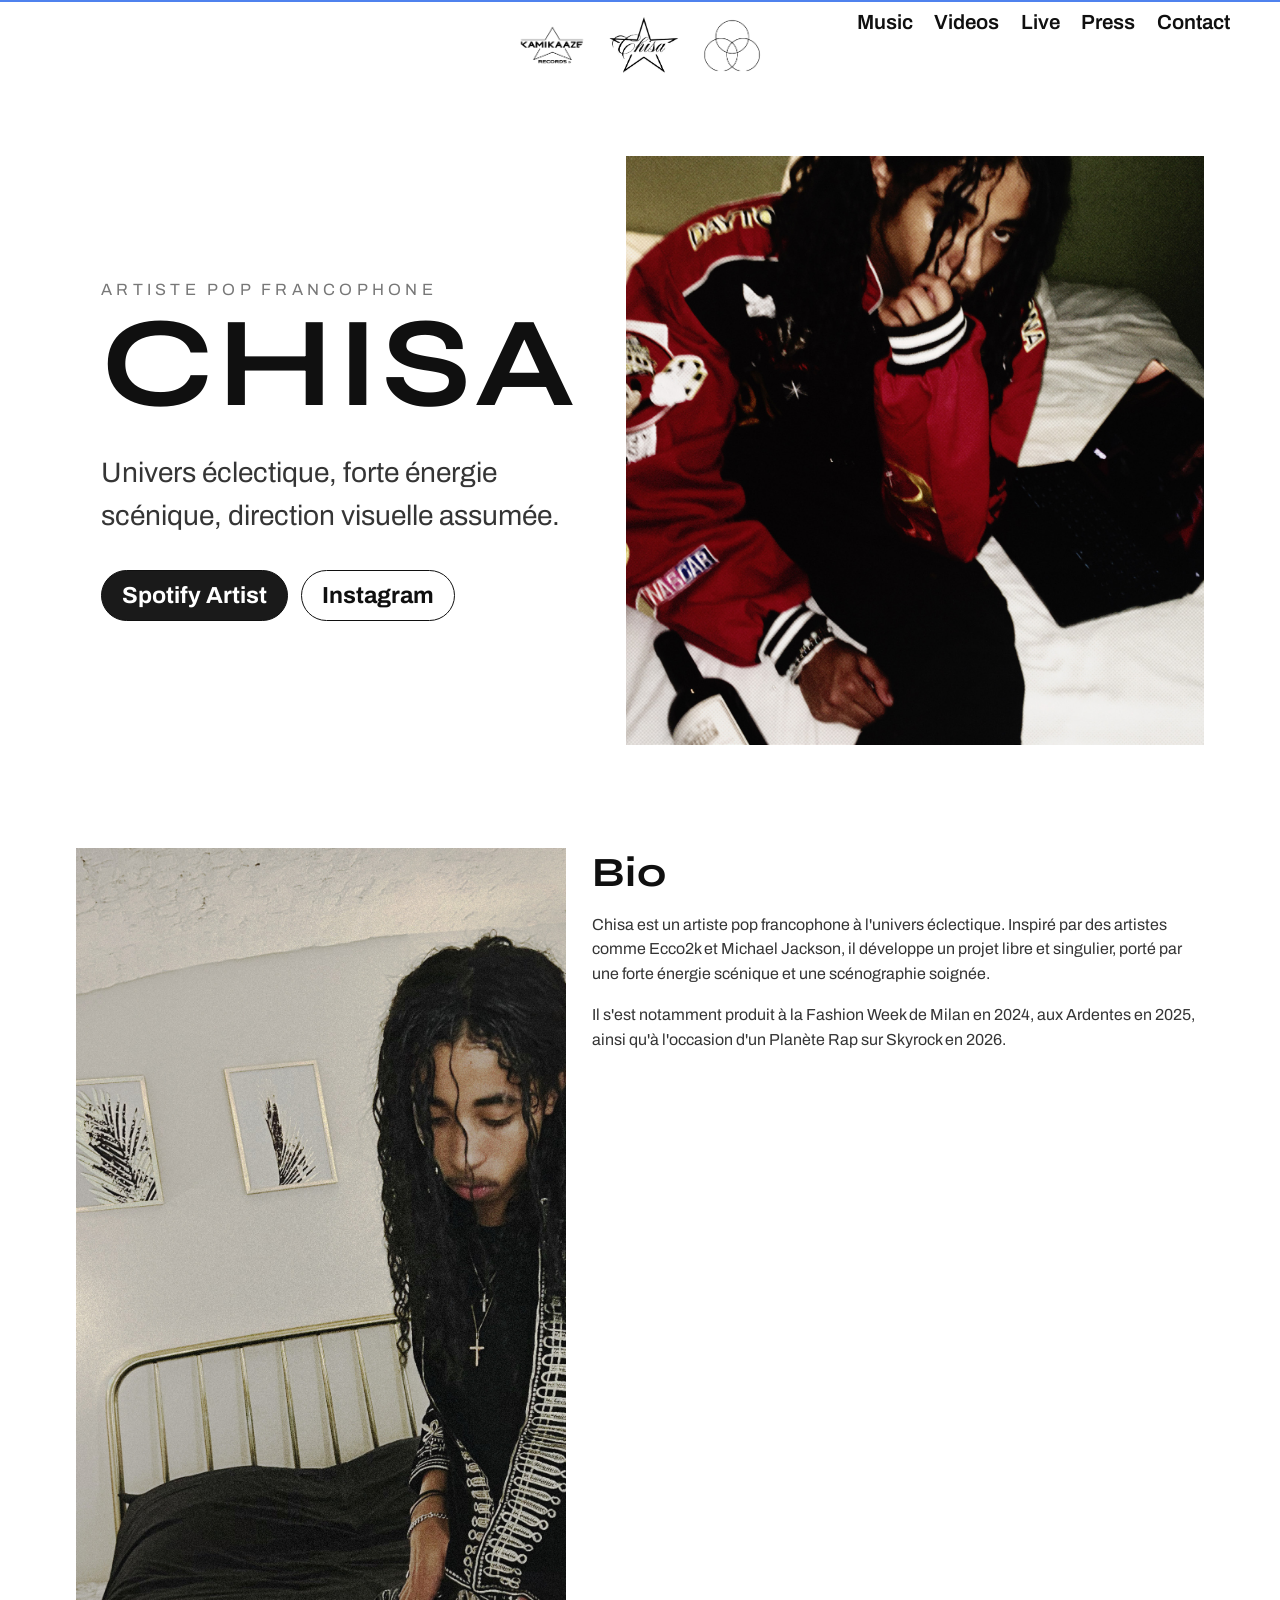
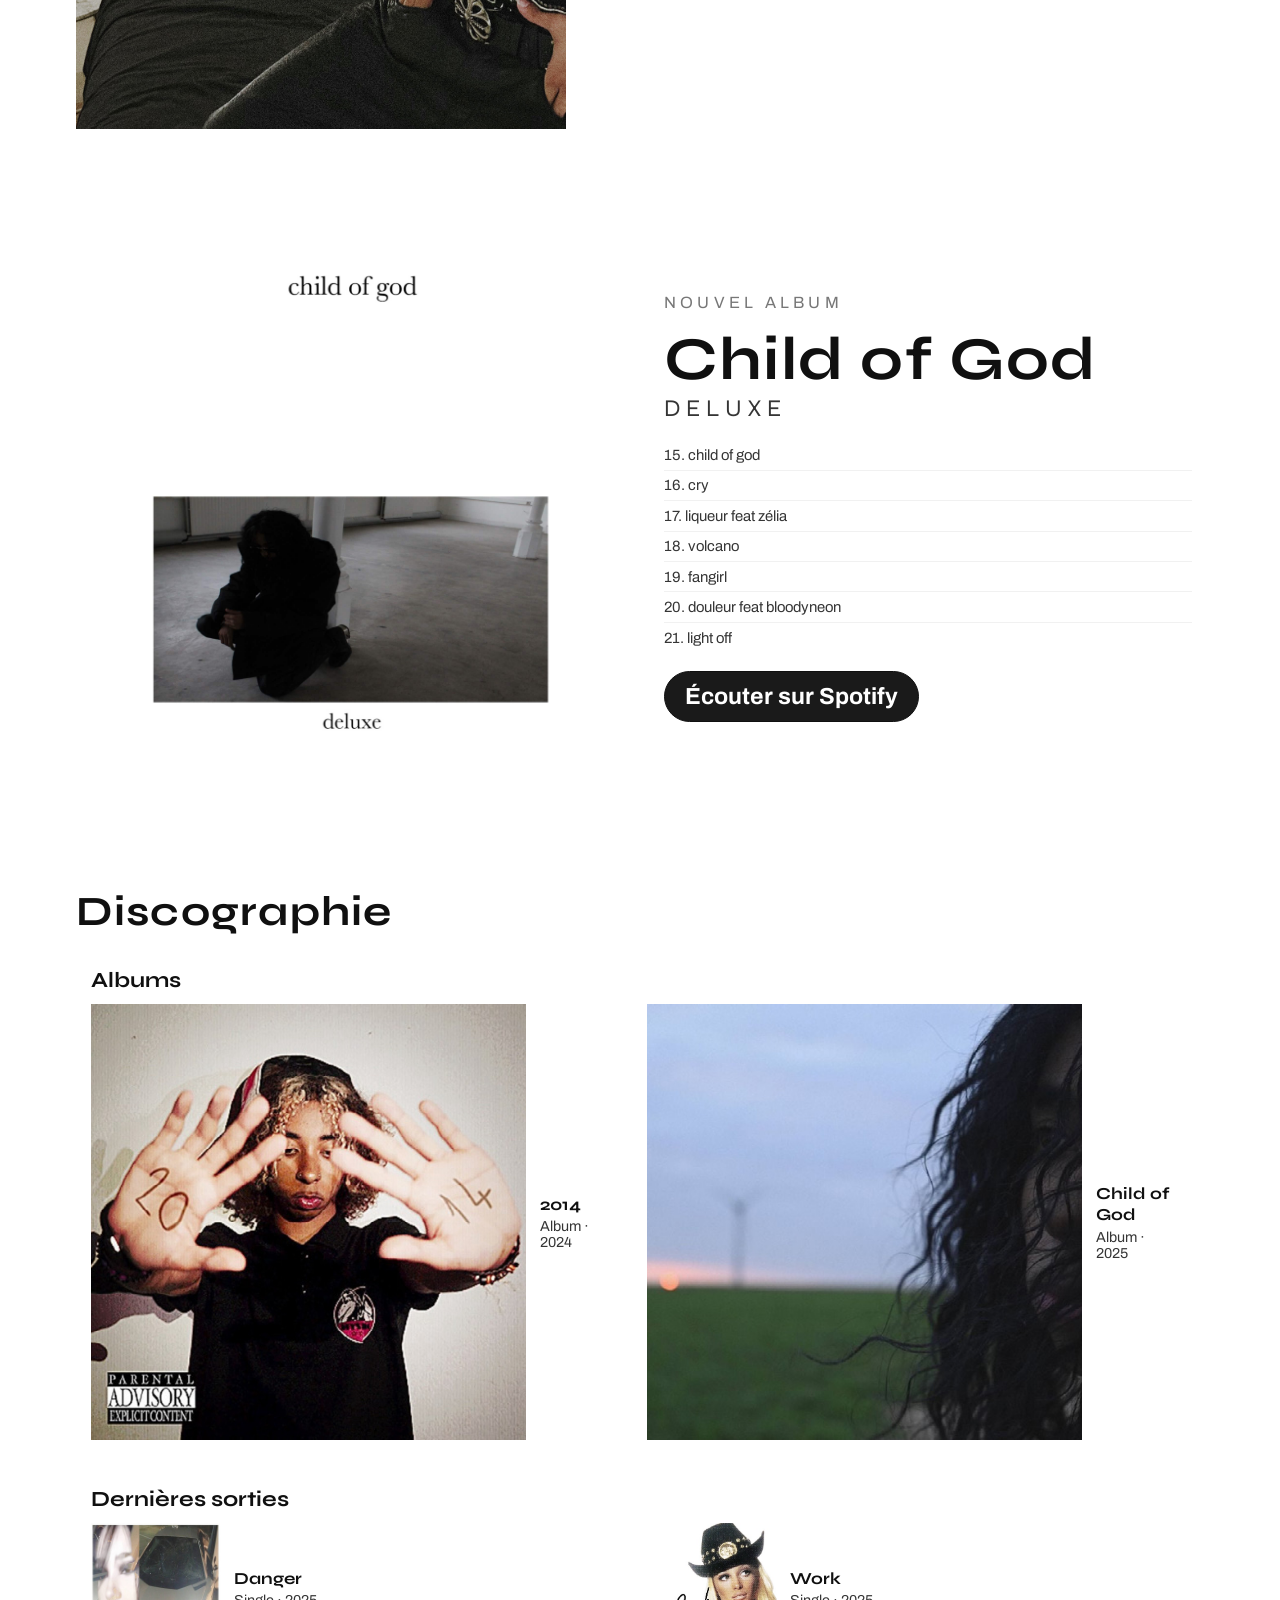
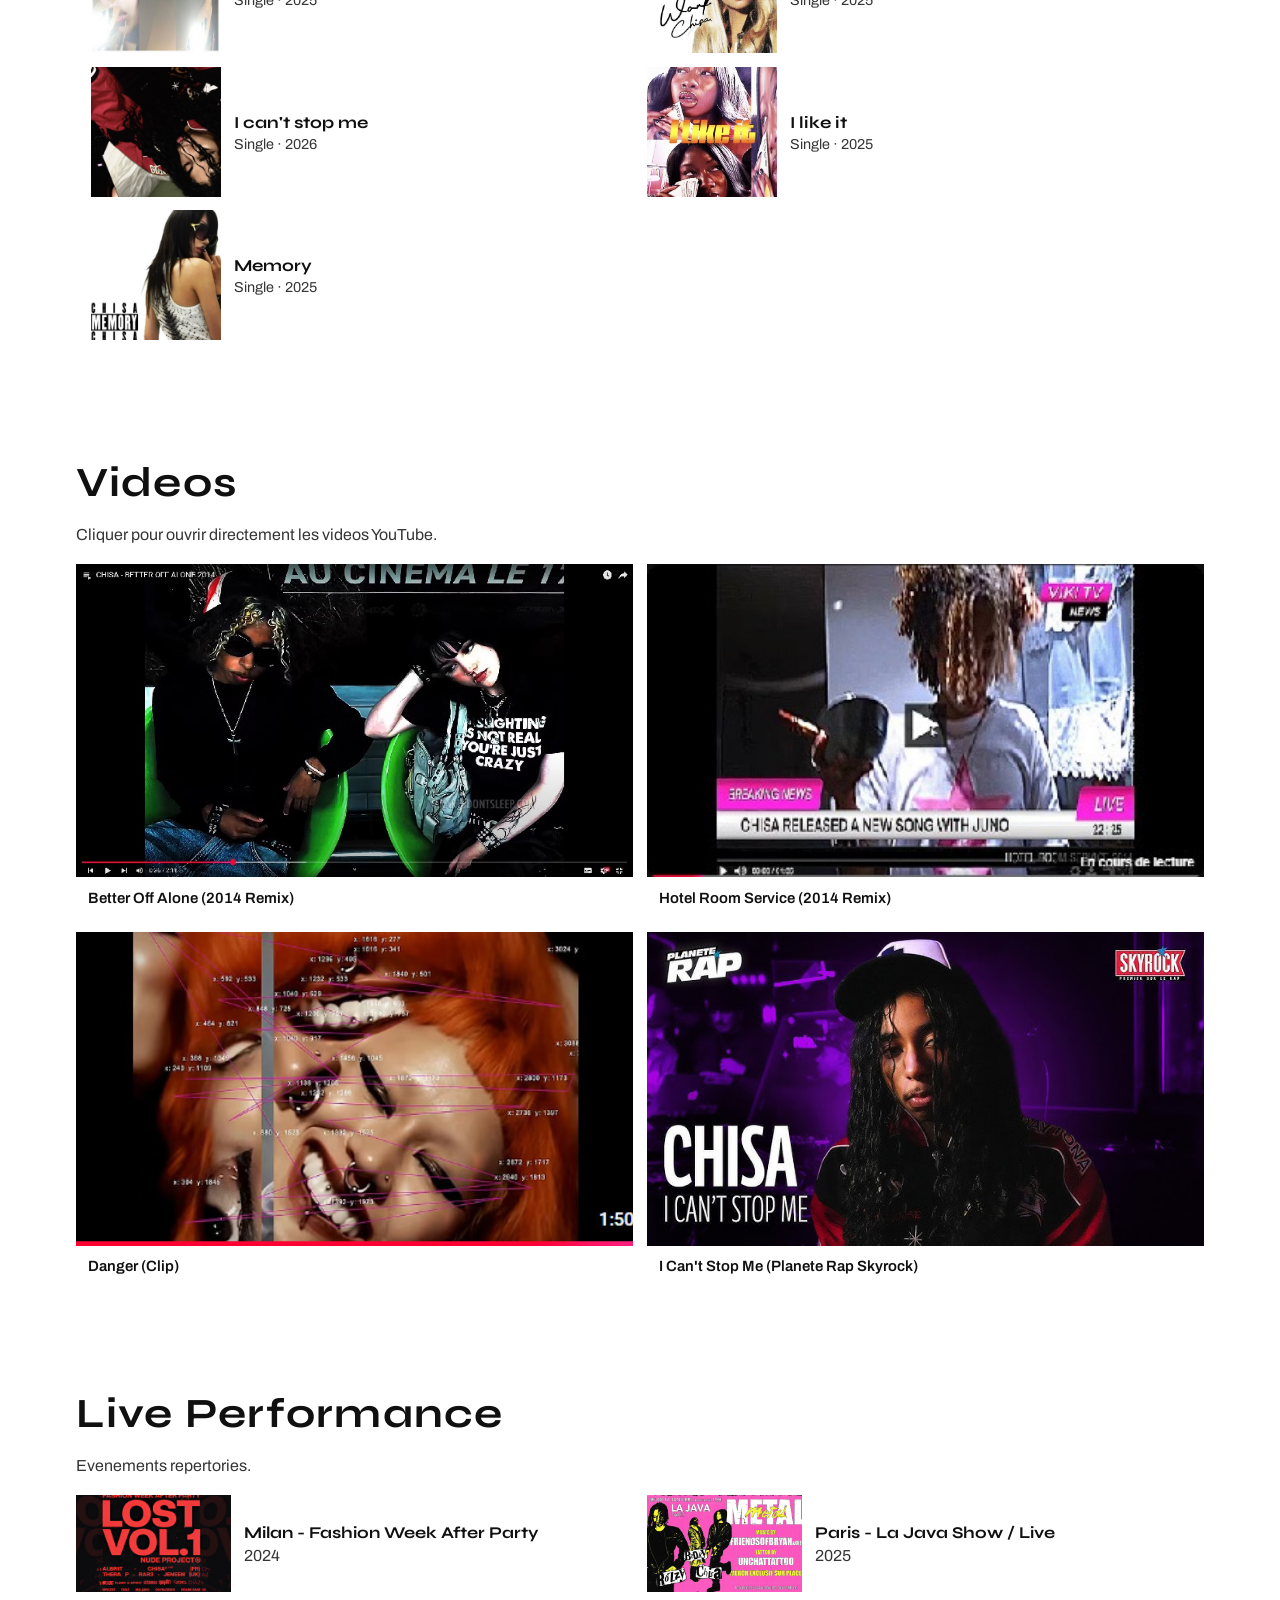
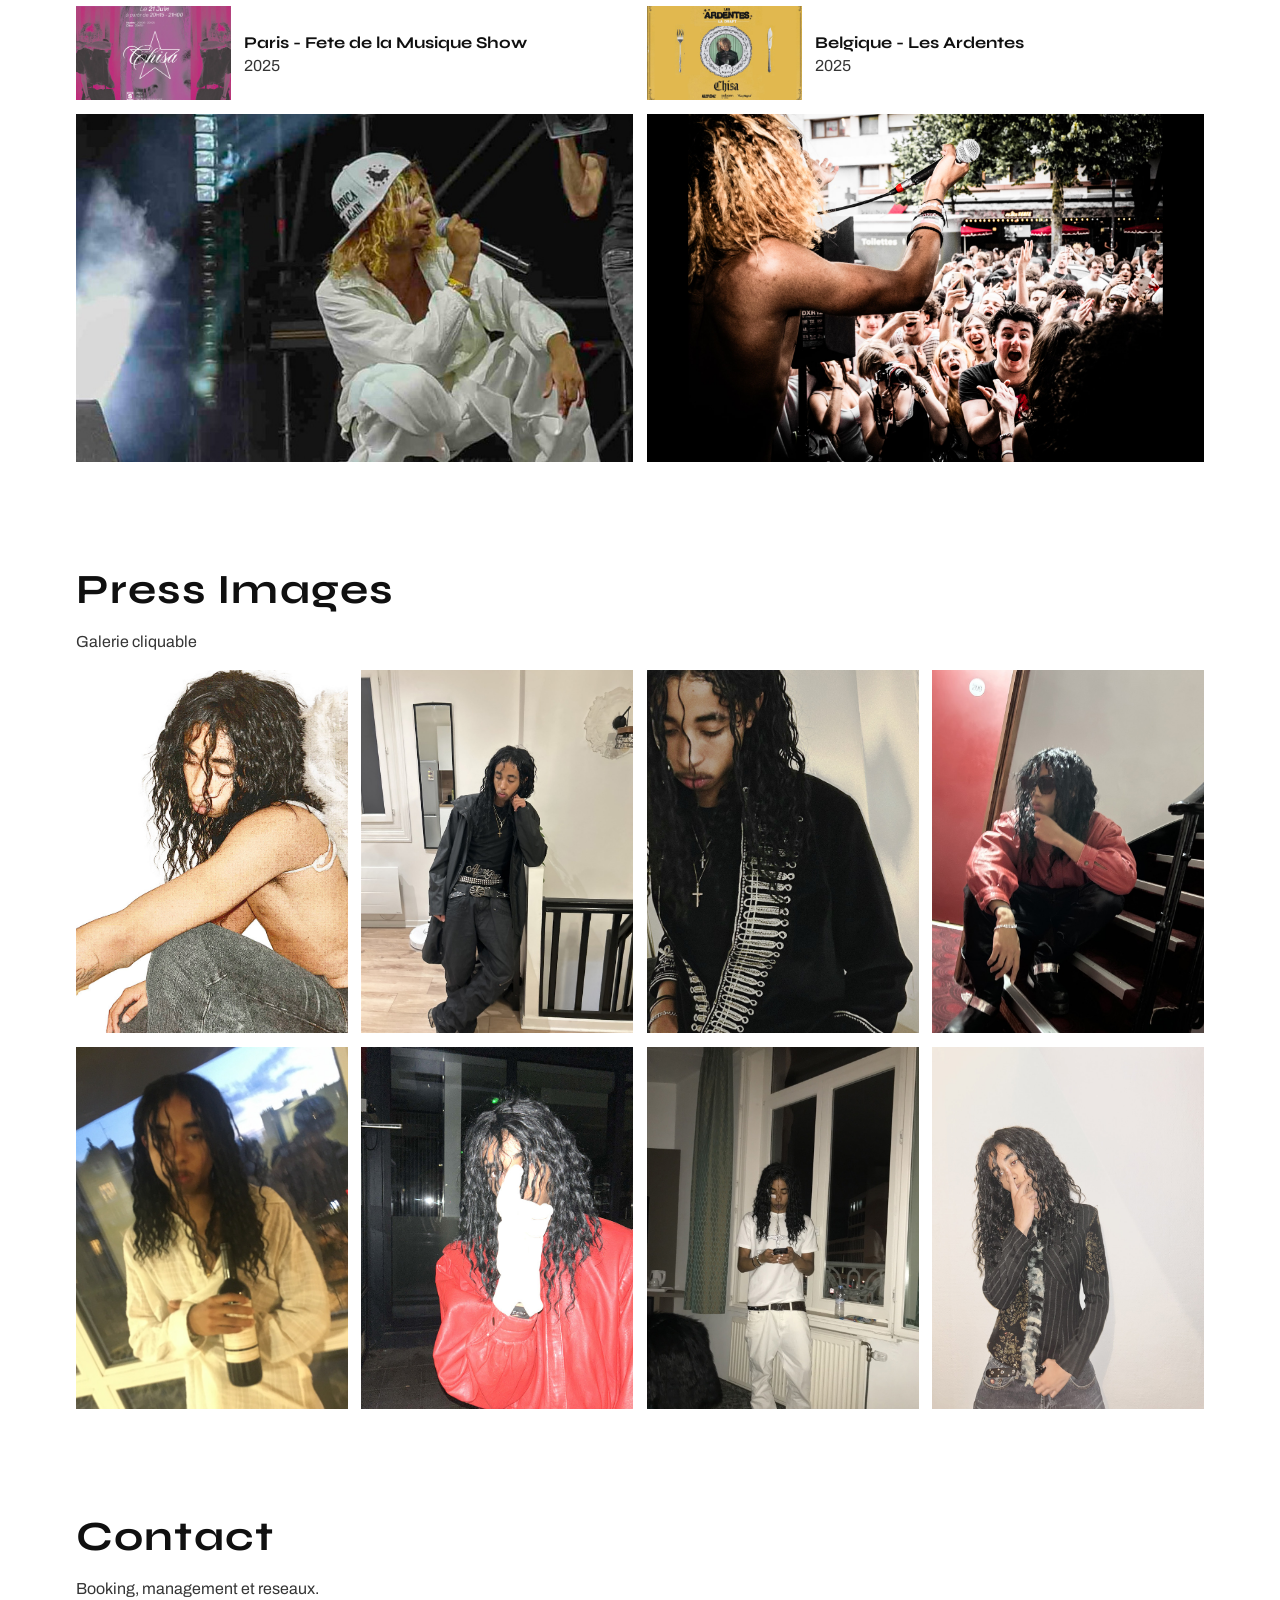
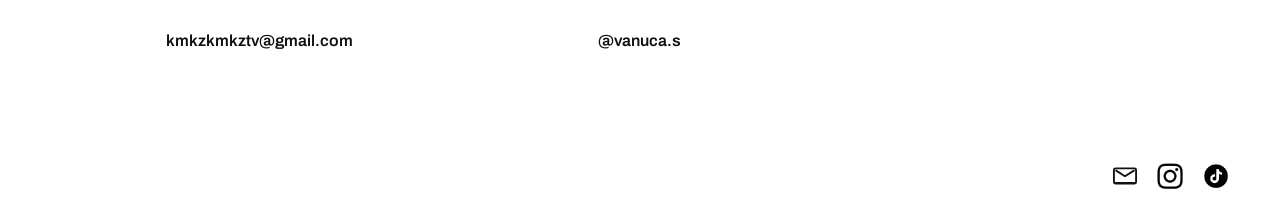
<file: index.html>
<!doctype html>
<html lang="fr">
  <head>
    <meta charset="UTF-8" />
    <meta name="viewport" content="width=device-width, initial-scale=1.0" />
    <title>CHISA</title>
    <meta
      name="description"
      content="Site officiel de CHISA: bio, sorties, clips, performances live, presse et contact."
    />
    <link rel="preconnect" href="https://fonts.googleapis.com" />
    <link rel="preconnect" href="https://fonts.gstatic.com" crossorigin />
    <link
      href="https://fonts.googleapis.com/css2?family=Syne:wght@400;600;700;800&family=Archivo:wght@300;400;600;700&display=swap"
      rel="stylesheet"
    />
    <link rel="stylesheet" href="./styles.css" />
  </head>
  <body>
    <div class="ambient ambient-a"></div>
    <div class="ambient ambient-b"></div>

    <header class="topbar">
      <div class="top-spacer" aria-hidden="true"></div>
      <div class="top-logo-row" aria-label="Signatures visuelles">
        <img src="./assets/logo-top-kamikaze.png" alt="Logo Kamikaaze" />
        <img src="./assets/logo-top-chisa-star.png" alt="Logo etoile Chisa" />
        <img src="./assets/logo-top-circles.png" alt="Logo cercles" />
      </div>
      <nav class="menu" aria-label="Navigation principale">
        <a href="#music">Music</a>
        <a href="#videos">Videos</a>
        <a href="#live">Live</a>
        <a href="#press">Press</a>
        <a href="#contact">Contact</a>
      </nav>
    </header>

    <main id="top">
      <section class="hero section reveal">
        <div class="hero-content">
          <p class="kicker">Artiste Pop Francophone</p>
          <h1>CHISA</h1>
          <p class="lead">
            Univers éclectique, forte énergie scénique, direction visuelle assumée.
          </p>
          <div class="hero-actions">
            <a
              class="btn"
              href="https://open.spotify.com/intl-fr/artist/28BRn75qLCxSJm8squL61N?si=ym0oE2xuQY23T5rnx8LlJQ"
              target="_blank"
              rel="noopener"
              >Spotify Artist</a
            >
            <a
              class="btn btn-ghost"
              href="https://www.instagram.com/ripchisa?utm_source=ig_web_button_share_sheet&igsh=ZDNlZDc0MzIxNw=="
              target="_blank"
              rel="noopener"
              >Instagram</a
            >
          </div>
        </div>
        <a class="hero-image-wrap" href="./assets/hero-main.jpg" target="_blank" rel="noopener">
          <img src="./assets/hero-main.jpg" alt="Portrait de Chisa" class="hero-image" />
        </a>
      </section>

      <section class="bio section reveal">
        <div class="bio-media">
          <img src="./assets/bio-side.jpg" alt="Chisa en tenue noire" />
        </div>
        <div class="bio-copy">
          <h2>Bio</h2>
          <p>
            Chisa est un artiste pop francophone à l'univers éclectique. Inspiré par des
            artistes comme Ecco2k et Michael Jackson, il développe un projet libre et
            singulier, porté par une forte énergie scénique et une scénographie soignée.
          </p>
          <p>
            Il s'est notamment produit à la Fashion Week de Milan en 2024, aux Ardentes en
            2025, ainsi qu'à l'occasion d'un Planète Rap sur Skyrock en 2026.
          </p>
        </div>
      </section>

      <section class="section reveal cog-deluxe">
        <a class="cog-deluxe-cover" href="https://open.spotify.com/album/3OsomBezZoZCRmr3jh5Ega" target="_blank" rel="noopener">
          <img src="./assets/Cover_cog_deluxe.jpg" alt="Child of God Deluxe cover" />
        </a>
        <div class="cog-deluxe-info">
          <p class="kicker">Nouvel album</p>
          <h2>Child of God<span>Deluxe</span></h2>
          <ol class="cog-deluxe-tracklist">
            <li>15. child of god</li>
            <li>16. cry</li>
            <li>17. liqueur feat zélia</li>
            <li>18. volcano</li>
            <li>19. fangirl</li>
            <li>20. douleur feat bloodyneon</li>
            <li>21. light off</li>
          </ol>
          <div class="cog-deluxe-actions">
            <a class="btn" href="https://open.spotify.com/album/3OsomBezZoZCRmr3jh5Ega" target="_blank" rel="noopener">
              Écouter sur Spotify
            </a>
          </div>
        </div>
      </section>

      <section id="music" class="section reveal">
        <div class="section-head">
          <h2>Discographie</h2>
        </div>
        <div class="release-panels">
          <article class="release-panel albums-panel">
            <div class="release-subhead">
              <h3>Albums</h3>
            </div>
            <div class="album-grid">
              <a
                class="release-card release-card-large release-card-album"
                href="https://open.spotify.com/intl-fr/album/4rLN8lhhfCnp2AO3o3cc3W?si=ylBYpWiqSvyaIRLk4aT2Ig"
                target="_blank"
                rel="noopener"
              >
                <div class="album-media">
                  <img class="album-image album-image-front" src="./assets/release-2014.jpg" alt="Cover 2014" />
                  <img class="album-image album-image-back" src="./assets/release-2014-tracklist.webp" alt="Tracklist 2014" />
                </div>
                <div class="meta"><h3>2014</h3><p>Album · 2024</p></div>
              </a>
              <a
                class="release-card release-card-large release-card-album"
                href="https://open.spotify.com/album/2Kf51eVpVvkM4Xr2s5RN1O?si=6zRELYIqQoe8X1BCLNspxQ"
                target="_blank"
                rel="noopener"
              >
                <div class="album-media">
                  <img class="album-image album-image-front" src="./assets/release-before-the-album.jpg" alt="Cover Child of God" />
                  <img class="album-image album-image-back" src="./assets/release-child-of-god-tracklist.webp" alt="Tracklist Child of God" />
                </div>
                <div class="meta"><h3>Child of God</h3><p>Album · 2025</p></div>
              </a>
            </div>
          </article>

          <article class="release-panel singles-panel">
            <div class="release-subhead">
              <h3>Dernières sorties</h3>
            </div>
            <div class="release-grid release-grid-singles">
              <a
                class="release-card"
                href="https://open.spotify.com/album/0tmVy1gMqx24jqq9TRx0Ck?si=AjY4Yv25RRedVt106UQsvQ"
                target="_blank"
                rel="noopener"
              >
                <img src="./assets/release-danger.jpg" alt="Cover Danger" />
                <div class="meta"><h3>Danger</h3><p>Single · 2025</p></div>
              </a>
              <a
                class="release-card"
                href="https://open.spotify.com/album/7ISTjmmYSzwI1bbeuYHkSA?si=7h_NeDsiTIKJxPKYilfIng"
                target="_blank"
                rel="noopener"
              >
                <img src="./assets/release-work.jpg" alt="Cover Work" />
                <div class="meta"><h3>Work</h3><p>Single · 2025</p></div>
              </a>
              <a
                class="release-card"
                href="https://open.spotify.com/intl-fr/album/6vDsVrz8zJW5w8UC4HN7h1?si=oXI465dpRfmU-4W5m58_9g"
                target="_blank"
                rel="noopener"
              >
                <img src="./assets/release-icantstopme.jpg" alt="Cover I can't stop me" />
                <div class="meta"><h3>I can't stop me</h3><p>Single · 2026</p></div>
              </a>
              <a
                class="release-card"
                href="https://open.spotify.com/album/45xwJymQxVvxNwJ8t0cLY5?si=0fGV4LD2QruVzqn9Vcdk8g"
                target="_blank"
                rel="noopener"
              >
                <img src="./assets/release-ilikeit.jpg" alt="Cover I like it" />
                <div class="meta"><h3>I like it</h3><p>Single · 2025</p></div>
              </a>
              <a
                class="release-card"
                href="https://open.spotify.com/album/1zwM1lndPg9G7qa2jViXGY?si=QBcYq1IBS9SFGoW0W8duoA"
                target="_blank"
                rel="noopener"
              >
                <img src="./assets/release-memory.jpg" alt="Cover Memory" />
                <div class="meta"><h3>Memory</h3><p>Single · 2025</p></div>
              </a>
            </div>
          </article>
        </div>
      </section>

      <section id="videos" class="section reveal">
        <div class="section-head">
          <h2>Videos</h2>
          <p>Cliquer pour ouvrir directement les videos YouTube.</p>
        </div>
        <div class="video-grid">
          <a
            class="video-card"
            href="https://youtu.be/3ibpV4hL22E?si=mVwewui5MEs3RJKr"
            target="_blank"
            rel="noopener"
          >
            <img src="./assets/video-better-off-alone.jpg" alt="Better Off Alone" />
            <span>Better Off Alone (2014 Remix)</span>
          </a>
          <a
            class="video-card"
            href="https://youtu.be/MmaSvXTqfM8?si=sr2Y8Aiy4_h66vwG"
            target="_blank"
            rel="noopener"
          >
            <img src="./assets/video-hotel-room-service.jpg" alt="Hotel Room Service" />
            <span>Hotel Room Service (2014 Remix)</span>
          </a>
          <a
            class="video-card"
            href="https://youtu.be/zatFunmeP34?si=oNCm42peg2uc539y"
            target="_blank"
            rel="noopener"
          >
            <img src="./assets/video-danger.jpg" alt="Danger clip" />
            <span>Danger (Clip)</span>
          </a>
          <a
            class="video-card"
            href="https://youtu.be/azf_OrNVLm8?si=JiMeyQ6awaAEwY-y"
            target="_blank"
            rel="noopener"
          >
            <img src="./assets/video-icantstopme-skyrock.jpg" alt="Skyrock performance" />
            <span>I Can't Stop Me (Planete Rap Skyrock)</span>
          </a>
        </div>
      </section>

      <section id="live" class="section reveal">
        <div class="section-head">
          <h2>Live Performance</h2>
          <p>Evenements repertories.</p>
        </div>
        <div class="live-events">
          <article class="event-card">
            <img src="./assets/live-fashionweek-poster.jpg" alt="Milan Fashion Week after party" />
            <div><h3>Milan - Fashion Week After Party</h3><p>2024</p></div>
          </article>
          <article class="event-card">
            <img src="./assets/live-java-poster.jpg" alt="La Java Paris" />
            <div><h3>Paris - La Java Show / Live</h3><p>2025</p></div>
          </article>
          <article class="event-card">
            <img src="./assets/live-fetedelamusique-poster.jpg" alt="Fete de la Musique Paris" />
            <div><h3>Paris - Fete de la Musique Show</h3><p>2025</p></div>
          </article>
          <article class="event-card">
            <img src="./assets/live-ardentes-poster.jpg" alt="Les Ardentes Belgique" />
            <div><h3>Belgique - Les Ardentes</h3><p>2025</p></div>
          </article>
        </div>
        <div class="live-shots">
          <a href="./assets/live-ardentes-stage.jpg" target="_blank" rel="noopener"
            ><img src="./assets/live-ardentes-stage.jpg" alt="Performance live aux Ardentes"
          /></a>
          <a href="./assets/live-fetedelamusique-crowd.jpg" target="_blank" rel="noopener"
            ><img src="./assets/live-fetedelamusique-crowd.jpg" alt="Performance live face au public"
          /></a>
        </div>
      </section>

      <section id="press" class="section reveal">
        <div class="section-head">
          <h2>Press Images</h2>
          <p>Galerie cliquable</p>
        </div>
        <div class="press-grid">
          <a href="./assets/press-01.jpg" target="_blank" rel="noopener"><img src="./assets/press-01.jpg" alt="Photo presse 1" /></a>
          <a href="./assets/press-02.jpg" target="_blank" rel="noopener"><img src="./assets/press-02.jpg" alt="Photo presse 2" /></a>
          <a href="./assets/press-03.jpg" target="_blank" rel="noopener"><img src="./assets/press-03.jpg" alt="Photo presse 3" /></a>
          <a href="./assets/press-04.jpg" target="_blank" rel="noopener"><img src="./assets/press-04.jpg" alt="Photo presse 4" /></a>
          <a href="./assets/press-05.jpg" target="_blank" rel="noopener"><img src="./assets/press-05.jpg" alt="Photo presse 5" /></a>
          <a href="./assets/press-06.jpg" target="_blank" rel="noopener"><img src="./assets/press-06.jpg" alt="Photo presse 6" /></a>
          <a href="./assets/press-07.jpg" target="_blank" rel="noopener"><img src="./assets/press-07.jpg" alt="Photo presse 7" /></a>
          <a href="./assets/press-08.jpg" target="_blank" rel="noopener"><img src="./assets/press-08.jpg" alt="Photo presse 8" /></a>
        </div>
      </section>

      <section id="contact" class="section reveal contact">
        <div class="section-head">
          <h2>Contact</h2>
          <p>Booking, management et reseaux.</p>
        </div>
        <div class="contact-grid">
          <a href="mailto:kmkzkmkztv@gmail.com">kmkzkmkztv@gmail.com</a>
          <a href="https://www.instagram.com/vanuca.s/" target="_blank" rel="noopener">@vanuca.s</a>
        </div>
      </section>
    </main>

    <footer class="footer">
      <div class="footer-social" aria-label="Reseaux">
        <a href="mailto:ripchisa@gmail.com" aria-label="Email">
          <svg viewBox="0 0 24 24" role="img" aria-hidden="true">
            <path
              d="M3.8 5.5h16.4c.7 0 1.3.6 1.3 1.3v10.4c0 .7-.6 1.3-1.3 1.3H3.8c-.7 0-1.3-.6-1.3-1.3V6.8c0-.7.6-1.3 1.3-1.3zm.6 1.9L12 12.2l7.6-4.8M4 17.9h16"
              fill="none"
              stroke="currentColor"
              stroke-width="1.6"
              stroke-linecap="round"
              stroke-linejoin="round"
            />
          </svg>
        </a>
        <a
          href="https://www.instagram.com/ripchisa?utm_source=ig_web_button_share_sheet&igsh=ZDNlZDc0MzIxNw=="
          target="_blank"
          rel="noopener"
          aria-label="Instagram"
        >
          <img src="./assets/icon-instagram.png" alt="" />
        </a>
        <a
          href="https://www.tiktok.com/@ripchisa?is_from_webapp=1&sender_device=pc"
          target="_blank"
          rel="noopener"
          aria-label="TikTok"
        >
          <img src="./assets/icon-tiktok.png" alt="" />
        </a>
      </div>
    </footer>

    <script src="./script.js"></script>
  </body>
</html>
</file>
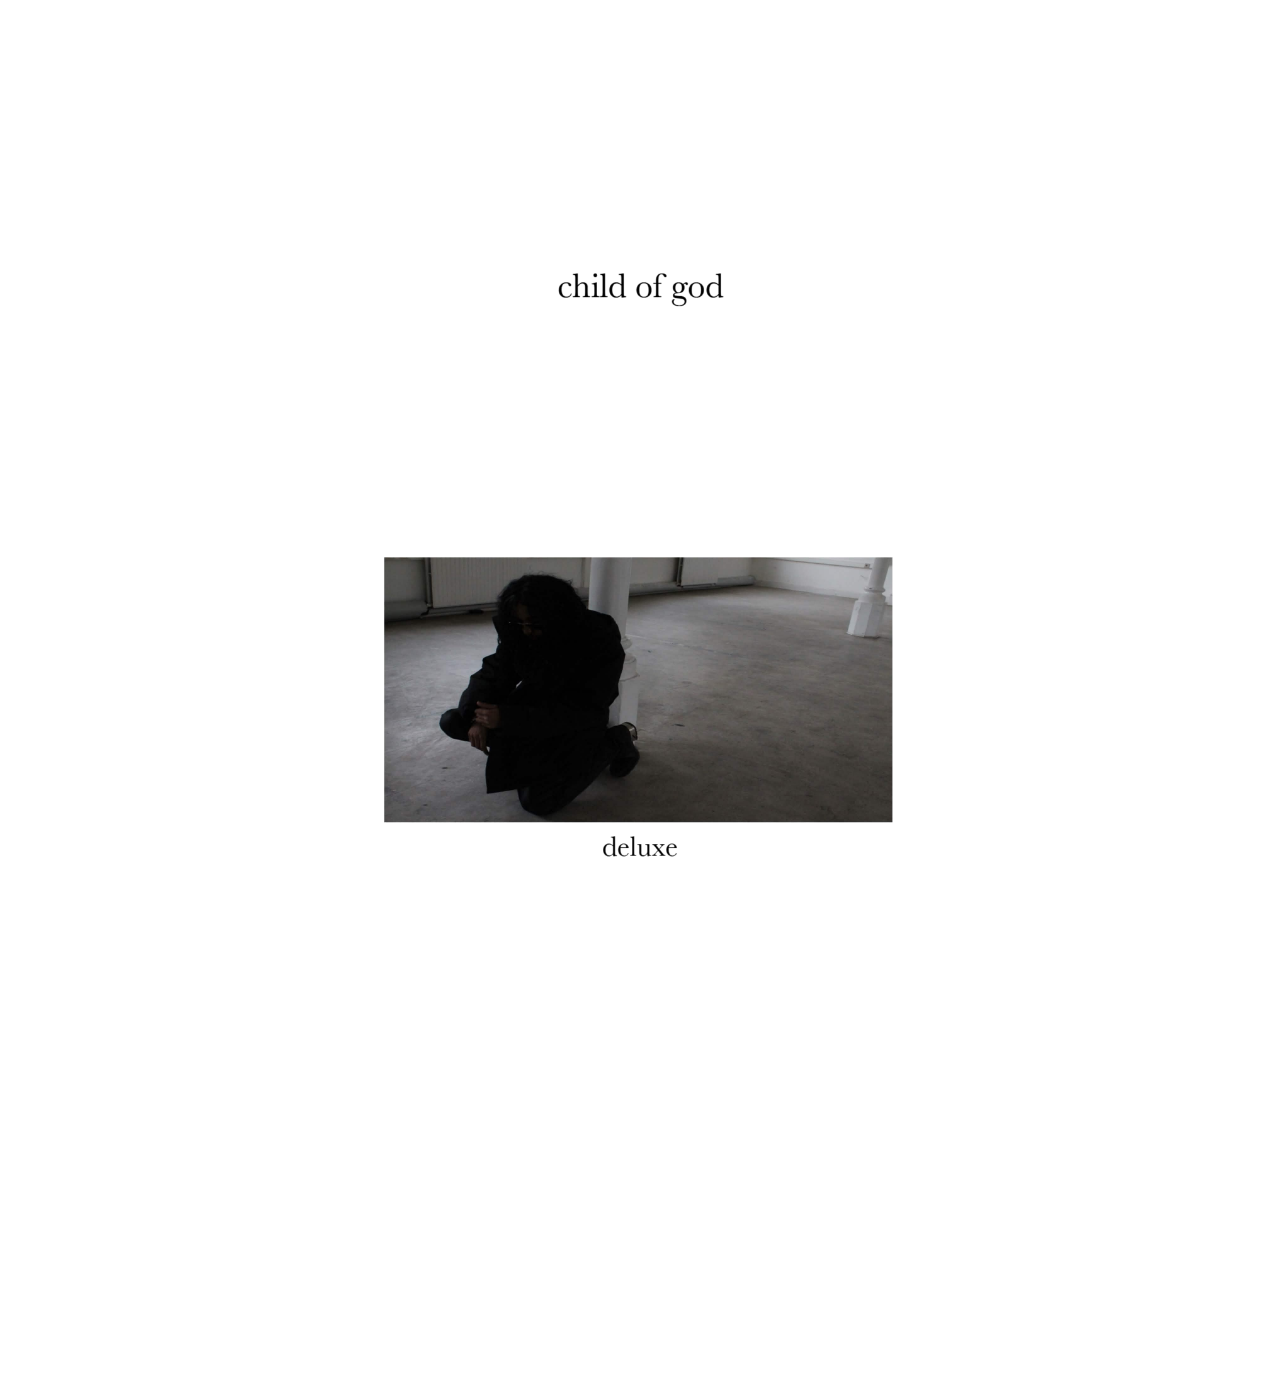
<file: Child of god deluxe couldwon/index.html>
<!doctype html>
<html lang="fr">
  <head>
    <meta charset="UTF-8" />
    <meta name="viewport" content="width=device-width, initial-scale=1.0" />
    <title>child of god deluxe</title>
    <link rel="preconnect" href="https://fonts.googleapis.com" />
    <link rel="preconnect" href="https://fonts.gstatic.com" crossorigin />
    <link
      href="https://fonts.googleapis.com/css2?family=Cormorant+Garamond:wght@400;500;600;700&family=Italiana&display=swap"
      rel="stylesheet"
    />
    <link rel="stylesheet" href="./styles.css" />
  </head>
  <body>
    <main class="experience" aria-live="polite">
      <section class="hover-video-wrap" aria-label="Visuel animé">
        <div
          id="hoverVideoZone"
          class="hover-video-frame"
          tabindex="0"
          aria-label="Zone vidéo animée"
        >
          <video
            id="hoverVideo"
            class="hover-video"
            preload="auto"
            muted
            loop
            playsinline
            aria-hidden="true"
          >
            <source src="./assets/video/Mt_Etna_and_Catania1.mp4" type="video/mp4" />
          </video>
        </div>
      </section>

      <button
        id="coverTrigger"
        class="cover-trigger"
        type="button"
        aria-label="Révéler la tracklist deluxe"
      >
        <article class="cover-art" role="img" aria-label="cover child of god deluxe">
          <div class="cover-canvas" aria-hidden="true">
            <div class="cover-bg"></div>
            <div class="tracklist-overlay" aria-hidden="true">
              <p>15 . child of god</p>
              <p>16. cry</p>
              <p>17. liqueur feat zélia</p>
              <p>18. volcano</p>
              <p>19. fangirl</p>
              <p>20. douleur feat bloodyneon</p>
              <p>21. light off</p>
            </div>
          </div>
        </article>
      </button>

      <section class="countdown-wrap" aria-label="Compte à rebours">
        <p id="countdownValue" class="countdown-value">00 : 00 : 00 : 00</p>
        <img
          class="countdown-extra"
          src="./assets/extra/countdown-below-transparent.png"
          alt="Visuel child of god deluxe"
          loading="lazy"
        />
      </section>

      <audio id="teaserAudio" preload="auto" loop>
        <source src="./assets/audio/cog-audio-teasing.mp3" type="audio/mpeg" />
      </audio>
    </main>

    <script src="./main.js"></script>
  </body>
</html>
</file>
<file: styles.css>
:root {
  --bg: #ffffff;
  --bg-alt: #ffffff;
  --ink: #101010;
  --ink-soft: #353535;
  --paper: #ffffff;
  --accent: #c2122f;
  --accent-2: #f36c7d;
  --line: rgba(16, 16, 16, 0.14);
  --radius: 0px;
  --shadow: 0 16px 40px rgba(0, 0, 0, 0.07);
}

* {
  box-sizing: border-box;
}

html,
body {
  margin: 0;
  min-height: 100%;
  color: var(--ink);
  background: var(--bg);
  font-family: "Archivo", "Helvetica Neue", Helvetica, Arial, sans-serif;
  scroll-behavior: smooth;
}

body::before {
  content: "";
  position: fixed;
  top: 0;
  left: 0;
  right: 0;
  height: 2px;
  background: #4f82ee;
  z-index: 80;
}

img {
  max-width: 100%;
  display: block;
}

a {
  color: inherit;
  text-decoration: none;
}

.ambient {
  display: none;
}

.topbar {
  width: min(1180px, calc(100% - 2rem));
  margin: 0.7rem auto 1.8rem;
  display: grid;
  grid-template-columns: 1fr auto 1fr;
  align-items: start;
  gap: 0.8rem;
  padding: 0;
  background: transparent;
  backdrop-filter: none;
  border-bottom: 0;
}

.top-spacer {
  min-width: 1px;
}

.top-logo-row {
  display: flex;
  align-items: center;
  gap: 1rem;
  justify-content: center;
}

.top-logo-row img {
  width: 64px;
  height: auto;
  border: 0;
}

.top-logo-row img:nth-child(1) {
  width: 72px;
}

.top-logo-row img:nth-child(2) {
  width: 80px;
}

.menu a {
  padding: 0;
  border-radius: 0;
  border: 0;
  transition: 0.2s ease;
}

.menu a:hover {
  opacity: 0.7;
}

.menu {
  display: flex;
  justify-self: end;
  align-items: center;
  gap: 1.35rem;
  font-size: 1.28rem;
  font-weight: 600;
  text-align: right;
}

main {
  width: min(1180px, calc(100% - 2rem));
  margin-inline: auto;
  padding-bottom: 3rem;
}

.section {
  margin-top: clamp(1.6rem, 4vw, 3.6rem);
  padding: clamp(1rem, 2vw, 1.6rem);
  background: #ffffff;
  border: none;
  border-radius: 0;
  box-shadow: none;
}

.reveal {
  opacity: 0;
  transform: translateY(24px);
  transition: opacity 0.65s ease, transform 0.65s ease;
}

.reveal.visible {
  opacity: 1;
  transform: translateY(0);
}

.hero {
  min-height: min(72vh, 640px);
  display: grid;
  grid-template-columns: 1fr 1.18fr;
  align-items: center;
  gap: clamp(0.8rem, 2vw, 1.4rem);
  overflow: hidden;
}

.hero-content {
  padding: clamp(0.5rem, 2vw, 2rem);
}

.kicker {
  font-size: 1.02rem;
  text-transform: uppercase;
  letter-spacing: 0.26em;
  color: #777;
  margin: 0;
}

.hero h1 {
  margin: 0.35rem 0 0;
  font-family: "Syne", sans-serif;
  font-size: clamp(4.5rem, 10vw, 8.6rem);
  line-height: 0.95;
  letter-spacing: 0.03em;
}

.subtitle {
  margin: 0.9rem 0 0;
  color: var(--accent);
  font-size: 1.9rem;
  font-weight: 700;
  letter-spacing: 0.18em;
  text-transform: uppercase;
}

.lead {
  max-width: 36ch;
  margin-top: 1.7rem;
  color: var(--ink-soft);
  line-height: 1.52;
  font-size: 1.76rem;
}

.hero-actions {
  margin-top: 2rem;
  display: flex;
  flex-wrap: wrap;
  gap: 0.8rem;
}

.btn {
  display: inline-flex;
  align-items: center;
  gap: 0.4rem;
  border: 1px solid var(--ink);
  padding: 0.75rem 1.25rem;
  border-radius: 999px;
  font-size: 1.45rem;
  font-weight: 700;
  transition: 0.2s ease;
  background: #1a1a1a;
  color: #fff;
}

.btn:hover {
  transform: translateY(-1px);
}

.btn-ghost {
  background: transparent;
  color: var(--ink);
}

.hero-image-wrap {
  border-radius: 0;
  overflow: hidden;
  height: 100%;
}

.hero-image {
  width: 100%;
  height: 100%;
  object-fit: cover;
  transition: transform 0.6s ease;
}

.hero-image-wrap:hover .hero-image {
  transform: scale(1.04);
}

.bio {
  display: grid;
  grid-template-columns: 1fr 1.25fr;
  gap: clamp(1rem, 2vw, 1.6rem);
}

.bio-media {
  border-radius: 0;
  overflow: hidden;
}

.bio-media img {
  width: 100%;
  height: 100%;
  object-fit: cover;
}

.bio-copy h2,
.section-head h2 {
  margin: 0;
  font-family: "Syne", sans-serif;
  letter-spacing: 0.03em;
  font-size: clamp(1.7rem, 4vw, 2.6rem);
}

.bio-copy p,
.section-head p {
  color: var(--ink-soft);
  line-height: 1.55;
}

.section-head {
  margin-bottom: 1rem;
}

.release-grid,
.video-grid,
.live-events,
.press-grid,
.contact-grid {
  display: grid;
  gap: 0.85rem;
}

.release-grid {
  grid-template-columns: repeat(2, minmax(0, 1fr));
}

.release-panels {
  display: grid;
  gap: 1rem;
}

.release-panel {
  border: none;
  border-radius: 0;
  background: #ffffff;
  padding: 0.95rem;
}

.release-subhead {
  display: flex;
  justify-content: space-between;
  align-items: baseline;
  gap: 0.8rem;
  margin-bottom: 0.7rem;
}

.release-subhead h3 {
  margin: 0;
  font-family: "Syne", sans-serif;
  font-size: 1.35rem;
}

.release-subhead p {
  margin: 0;
  color: var(--ink-soft);
  font-size: 0.92rem;
}

.album-grid {
  display: grid;
  grid-template-columns: repeat(2, minmax(0, 1fr));
  gap: 0.85rem;
}

.release-card.release-card-large {
  grid-template-columns: clamp(320px, 34vw, 460px) 1fr;
  min-height: clamp(320px, 34vw, 460px);
}

.release-card-album .album-media {
  position: relative;
  height: 100%;
  overflow: hidden;
}

.release-card-album .album-image {
  position: absolute;
  inset: 0;
  width: 100%;
  height: 100%;
  object-fit: cover;
  transition: opacity 0.42s ease, transform 0.55s ease;
}

.release-card-album .album-image-front {
  opacity: 1;
  transform: scale(1);
}

.release-card-album .album-image-back {
  opacity: 0;
  transform: scale(1.04);
}

.release-card-album:hover .album-image-front,
.release-card-album:focus-visible .album-image-front {
  opacity: 0;
  transform: scale(1.04);
}

.release-card-album:hover .album-image-back,
.release-card-album:focus-visible .album-image-back {
  opacity: 1;
  transform: scale(1);
}

@media (hover: none) {
  .release-card-album .album-image-front {
    opacity: 1;
    transform: none;
  }

  .release-card-album .album-image-back {
    display: none;
  }
}

.release-grid-singles {
  grid-template-columns: repeat(2, minmax(0, 1fr));
}

.release-card,
.video-card,
.event-card,
.press-grid a,
.contact-grid a {
  border: none;
  border-radius: 0;
  background: var(--paper);
  overflow: hidden;
  transition: 0.2s ease;
}

.release-card {
  display: grid;
  grid-template-columns: 130px 1fr;
  min-height: 130px;
}

.release-card:hover,
.video-card:hover,
.event-card:hover,
.press-grid a:hover,
.contact-grid a:hover {
  transform: translateY(-2px);
  box-shadow: 0 10px 22px rgba(0, 0, 0, 0.11);
}

.release-card img {
  width: 100%;
  height: 100%;
  object-fit: cover;
}

.meta {
  padding: 0.85rem;
  display: flex;
  flex-direction: column;
  justify-content: center;
}

.meta h3 {
  margin: 0;
  font-family: "Syne", sans-serif;
  font-size: 1.05rem;
}

.meta p {
  margin: 0.2rem 0 0;
  color: var(--ink-soft);
  font-size: 0.9rem;
}

.video-grid {
  grid-template-columns: repeat(2, minmax(0, 1fr));
}

.video-card {
  display: flex;
  flex-direction: column;
}

.video-card img {
  aspect-ratio: 16 / 9;
  object-fit: cover;
}

.video-card span {
  padding: 0.78rem;
  font-weight: 600;
  font-size: 0.93rem;
}

.live-events {
  grid-template-columns: repeat(2, minmax(0, 1fr));
}

.event-card {
  display: grid;
  grid-template-columns: 155px 1fr;
}

.event-card img {
  width: 100%;
  height: 100%;
  object-fit: cover;
}

.event-card div {
  padding: 0.85rem;
  display: grid;
  align-content: center;
}

.event-card h3 {
  margin: 0;
  font-family: "Syne", sans-serif;
  font-size: 1.03rem;
}

.event-card p {
  margin: 0.25rem 0 0;
  color: var(--ink-soft);
}

.live-shots {
  margin-top: 0.85rem;
  display: grid;
  grid-template-columns: 1fr 1fr;
  gap: 0.85rem;
}

.live-shots a {
  border-radius: 0;
  overflow: hidden;
  border: none;
}

.live-shots img {
  width: 100%;
  aspect-ratio: 16 / 10;
  object-fit: cover;
}

.press-grid {
  grid-template-columns: repeat(4, minmax(0, 1fr));
}

.press-grid a {
  aspect-ratio: 3 / 4;
}

.press-grid img {
  width: 100%;
  height: 100%;
  object-fit: cover;
}

.drive-links {
  margin-top: 0.85rem;
  display: flex;
  flex-wrap: wrap;
  gap: 0.55rem;
}

.drive-links a {
  border: 1px solid var(--ink);
  border-radius: 0;
  padding: 0.55rem 0.85rem;
  font-size: 0.88rem;
  background: #fff;
}

.contact-grid {
  grid-template-columns: repeat(3, minmax(0, 1fr));
  margin-top: 0.6rem;
}

.contact-grid a {
  padding: 0.9rem;
  font-weight: 600;
  text-align: center;
}

.cog-deluxe {
  display: grid;
  grid-template-columns: 1fr 1fr;
  align-items: center;
  gap: clamp(1.5rem, 4vw, 3rem);
  padding: clamp(1.5rem, 3vw, 2.4rem);
}

.cog-deluxe-cover {
  position: relative;
  overflow: hidden;
  border: none;
}

.cog-deluxe-cover img {
  width: 100%;
  display: block;
  aspect-ratio: 1 / 1;
  object-fit: cover;
  transition: transform 0.6s ease;
}

.cog-deluxe-cover:hover img {
  transform: scale(1.03);
}

.cog-deluxe-info {
  display: flex;
  flex-direction: column;
  gap: 1.2rem;
}

.cog-deluxe-info .kicker {
  margin: 0;
}

.cog-deluxe-info h2 {
  margin: 0;
  font-family: "Syne", sans-serif;
  font-size: clamp(2rem, 5vw, 3.8rem);
  line-height: 1;
  letter-spacing: 0.02em;
}

.cog-deluxe-info h2 span {
  display: block;
  font-size: clamp(1rem, 2vw, 1.5rem);
  font-weight: 400;
  letter-spacing: 0.22em;
  text-transform: uppercase;
  color: var(--ink-soft);
  margin-top: 0.4rem;
}

.cog-deluxe-tracklist {
  list-style: none;
  margin: 0;
  padding: 0;
  border-top: none;
  border-bottom: none;
}

.cog-deluxe-tracklist li {
  padding: 0.42rem 0;
  font-size: 0.93rem;
  color: var(--ink-soft);
  border-bottom: 1px solid rgba(16,16,16,0.06);
}

.cog-deluxe-tracklist li:last-child {
  border-bottom: 0;
}

.cog-deluxe-actions {
  display: flex;
  gap: 0.8rem;
  flex-wrap: wrap;
}

@media (max-width: 980px) {
  .cog-deluxe {
    grid-template-columns: 1fr;
  }
}

.footer {
  width: min(1180px, calc(100% - 2rem));
  margin: 1.6rem auto 1.6rem;
  font-size: 1.2rem;
  color: var(--ink-soft);
  display: flex;
  align-items: center;
  justify-content: flex-end;
}

.footer-social {
  display: flex;
  align-items: center;
  gap: 1.1rem;
}

.footer-social a {
  display: inline-flex;
  align-items: center;
  justify-content: center;
  width: 28px;
  height: 28px;
  color: #111;
}

.footer-social svg {
  width: 100%;
  height: 100%;
}

.footer-social img {
  width: 100%;
  height: 100%;
  object-fit: contain;
  filter: brightness(0);
}

.lightbox-trigger {
  cursor: zoom-in;
}

.lightbox {
  position: fixed;
  inset: 0;
  z-index: 1400;
  display: grid;
  grid-template-columns: auto 1fr auto;
  align-items: center;
  gap: 0.9rem;
  padding: 1.3rem;
  background: rgba(9, 9, 9, 0.9);
  opacity: 0;
  pointer-events: none;
  transition: opacity 0.24s ease;
}

.lightbox.is-open {
  opacity: 1;
  pointer-events: auto;
}

.lightbox-figure {
  margin: 0;
  display: grid;
  justify-items: center;
  gap: 0.55rem;
}

.lightbox-image {
  max-width: min(92vw, 1320px);
  max-height: 82vh;
  width: auto;
  height: auto;
  border-radius: 0;
  box-shadow: 0 22px 60px rgba(0, 0, 0, 0.45);
}

.lightbox-caption {
  margin: 0;
  color: #f7f7f7;
  font-size: 0.95rem;
  text-align: center;
}

.lightbox-control {
  border: 1px solid rgba(255, 255, 255, 0.45);
  background: rgba(20, 20, 20, 0.58);
  color: #fff;
  width: 46px;
  height: 46px;
  border-radius: 999px;
  display: inline-flex;
  align-items: center;
  justify-content: center;
  font-size: 1.5rem;
  cursor: pointer;
}

.lightbox-control:hover {
  background: rgba(255, 255, 255, 0.13);
}

.lightbox-close {
  position: absolute;
  top: 1rem;
  right: 1rem;
  font-size: 1.1rem;
}

body.lightbox-open {
  overflow: hidden;
}

@media (max-width: 980px) {
  .topbar {
    grid-template-columns: 1fr;
    justify-items: center;
    gap: 0.7rem;
    margin-top: 0.95rem;
  }

  .top-spacer {
    display: none;
  }

  .top-logo-row img {
    width: 50px;
  }

  .top-logo-row img:nth-child(1) {
    width: 58px;
  }

  .top-logo-row img:nth-child(2) {
    width: 64px;
  }

  .menu {
    justify-self: center;
    gap: 1.1rem;
    font-size: 1rem;
  }

  .hero,
  .bio,
  .album-grid,
  .release-grid,
  .release-grid-singles,
  .video-grid,
  .live-events,
  .contact-grid {
    grid-template-columns: 1fr;
  }

  .hero {
    min-height: auto;
  }

  .hero-image-wrap {
    max-height: 66vh;
  }

  .release-card,
  .event-card {
    grid-template-columns: 110px 1fr;
  }

  .release-card.release-card-large {
    grid-template-columns: 240px 1fr;
    min-height: 240px;
  }

  .lightbox {
    grid-template-columns: 1fr;
    justify-items: center;
    gap: 0.65rem;
  }

  .lightbox-prev,
  .lightbox-next {
    position: absolute;
    top: 50%;
    transform: translateY(-50%);
  }

  .lightbox-prev {
    left: 0.6rem;
  }

  .lightbox-next {
    right: 0.6rem;
  }

  .press-grid {
    grid-template-columns: repeat(2, minmax(0, 1fr));
  }
}

@media (max-width: 620px) {
  .menu {
    gap: 0.7rem;
    font-size: 1rem;
    flex-wrap: wrap;
    justify-content: center;
  }

  .top-logo-row img {
    width: 40px;
  }

  .top-logo-row img:nth-child(1) {
    width: 46px;
  }

  .top-logo-row img:nth-child(2) {
    width: 52px;
  }

  .live-shots {
    grid-template-columns: 1fr;
  }

  .section {
    padding: 0.9rem;
  }

  .kicker {
    font-size: 0.8rem;
  }

  .hero h1 {
    font-size: clamp(2.5rem, 18vw, 4rem);
  }

  .subtitle {
    font-size: 0.9rem;
  }

  .lead {
    font-size: 1rem;
  }

  .btn {
    font-size: 0.92rem;
  }

  .footer {
    font-size: 0.9rem;
  }

  .lightbox-control {
    width: 40px;
    height: 40px;
  }

  .lightbox-image {
    max-width: 94vw;
    max-height: 76vh;
  }
}
</file>
<file: Child of god deluxe couldwon/styles.css>
:root {
  --paper: #ffffff;
  --ink: #0d0d0d;
  --fade: cubic-bezier(0.2, 0.72, 0.16, 1);
}

* {
  box-sizing: border-box;
}

html,
body {
  width: 100%;
  min-height: 100%;
  background: #ffffff;
}

body {
  margin: 0;
  color: var(--ink);
  background: #ffffff;
  font-family: "Cormorant Garamond", "Iowan Old Style", "Times New Roman", serif;
  -webkit-text-size-adjust: 100%;
  overflow-x: hidden;
  transition: background-color 320ms var(--fade), color 320ms var(--fade);
}

.experience {
  min-height: 100dvh;
  display: grid;
  place-items: center;
  gap: clamp(0.9rem, 2.3vw, 1.5rem);
  padding: clamp(1.2rem, 3.4vw, 2.4rem);
  background: #ffffff;
  transition: background-color 320ms var(--fade);
}

.hover-video-wrap {
  width: clamp(120px, 16vw, 170px);
}

.hover-video-frame {
  width: 100%;
  aspect-ratio: 1 / 1;
  overflow: hidden;
  background: transparent;
  cursor: pointer;
  touch-action: manipulation;
  -webkit-tap-highlight-color: transparent;
}

.hover-video-frame:focus-visible {
  outline: 2px solid rgba(20, 20, 20, 0.4);
  outline-offset: 6px;
}

.hover-video {
  width: 100%;
  height: 100%;
  display: block;
  object-fit: cover;
  object-position: 52% 34%;
  transform: scale(1.22);
  transform-origin: center;
  transition: filter 320ms var(--fade);
}

.cover-trigger {
  border: 0;
  background: none;
  cursor: pointer;
  color: inherit;
  padding: 0;
  width: min(88vw, 680px);
  touch-action: manipulation;
  -webkit-tap-highlight-color: transparent;
}

.cover-trigger:focus-visible {
  outline: 2px solid rgba(20, 20, 20, 0.4);
  outline-offset: 7px;
}

.cover-art {
  width: 100%;
  display: grid;
  justify-items: center;
  transition: transform 650ms var(--fade);
}

.cover-trigger:hover .cover-art,
.cover-trigger:focus-visible .cover-art {
  transform: scale(1.012);
}

.cover-canvas {
  position: relative;
  width: min(88vw, 680px);
  aspect-ratio: 1 / 1;
  overflow: hidden;
  border: 0;
  background: transparent;
  isolation: isolate;
}

.cover-bg {
  position: absolute;
  inset: 0;
  background-image: url("./assets/cover/Cover_cog_deluxe-transparent.png");
  background-size: cover;
  background-position: center;
  background-repeat: no-repeat;
}

.cover-bg::after {
  content: "";
  position: absolute;
  inset: 0;
  background-image: url("./assets/cover/Tracklist_cog_deluxe-transparent.png");
  background-size: 132%;
  background-position: 54% 52%;
  background-repeat: no-repeat;
  opacity: 0;
  transition: opacity 700ms var(--fade);
}

body.is-revealed .cover-bg {
  background-image: none;
}

body.is-revealed .cover-bg::after {
  opacity: 1;
}

.tracklist-overlay {
  position: absolute;
  inset: 0;
  display: grid;
  align-content: center;
  justify-items: center;
  gap: clamp(0.15rem, 0.5vw, 0.28rem);
  opacity: 0;
  pointer-events: none;
  transform: translateY(-7%);
  transition: opacity 260ms var(--fade);
}

.tracklist-overlay p {
  margin: 0;
  font-family: "Cormorant Garamond", "Iowan Old Style", "Times New Roman", serif;
  font-size: clamp(1.05rem, 2.05vw, 2rem);
  line-height: 1;
  color: #ffffff;
  text-shadow: 0 1px 2px rgba(0, 0, 0, 0.48);
}

body.is-dark.is-revealed .tracklist-overlay {
  opacity: 1;
}

.countdown-wrap {
  display: grid;
  justify-items: center;
  gap: clamp(0.7rem, 1.7vw, 1rem);
  text-align: center;
  opacity: 0;
  visibility: hidden;
  transform: translateY(8px);
  transition: opacity 340ms var(--fade), transform 340ms var(--fade), visibility 0s linear 340ms;
}

body.is-revealed .countdown-wrap {
  opacity: 1;
  visibility: visible;
  transform: translateY(0);
  transition-delay: 140ms;
}

.countdown-value {
  margin: 0;
  font-family: Arial, Helvetica, sans-serif;
  font-weight: 300;
  font-size: clamp(1.2rem, 3.2vw, 2.35rem);
  line-height: 1;
  letter-spacing: 0.03em;
}

.countdown-extra {
  width: min(78vw, 360px);
  height: auto;
  display: block;
}

body.is-dark {
  color: #ffffff;
  background: #000000;
}

body.is-dark .experience {
  background: #000000;
}

body.is-dark .countdown-value {
  color: #ffffff;
}

body.is-dark .hover-video {
  filter: invert(1) hue-rotate(180deg);
}

body.is-dark .hover-video-frame:focus-visible,
body.is-dark .cover-trigger:focus-visible {
  outline-color: rgba(255, 255, 255, 0.52);
}

@media (hover: none) {
  .cover-trigger:hover .cover-art {
    transform: none;
  }
}

@media (max-width: 700px) {
  .experience {
    gap: clamp(0.75rem, 3.2vw, 1.1rem);
    padding-top: max(1rem, env(safe-area-inset-top));
    padding-right: max(0.95rem, env(safe-area-inset-right));
    padding-bottom: max(1rem, env(safe-area-inset-bottom));
    padding-left: max(0.95rem, env(safe-area-inset-left));
  }

  .hover-video-wrap {
    width: clamp(102px, 26vw, 144px);
  }

  .cover-canvas,
  .cover-trigger {
    width: min(92vw, 580px);
  }

  .countdown-value {
    letter-spacing: 0.04em;
  }

  .countdown-extra {
    width: min(86vw, 320px);
  }

  .tracklist-overlay {
    transform: translateY(-5%);
  }

  .tracklist-overlay p {
    font-size: clamp(0.92rem, 3.8vw, 1.3rem);
  }
}

@media (max-width: 480px) {
  .cover-canvas,
  .cover-trigger {
    width: 95vw;
  }

  .countdown-value {
    font-size: clamp(1rem, 9vw, 1.65rem);
  }

  .countdown-extra {
    width: min(92vw, 296px);
  }

  .tracklist-overlay p {
    font-size: clamp(0.82rem, 4.35vw, 1.05rem);
  }
}
</file>
